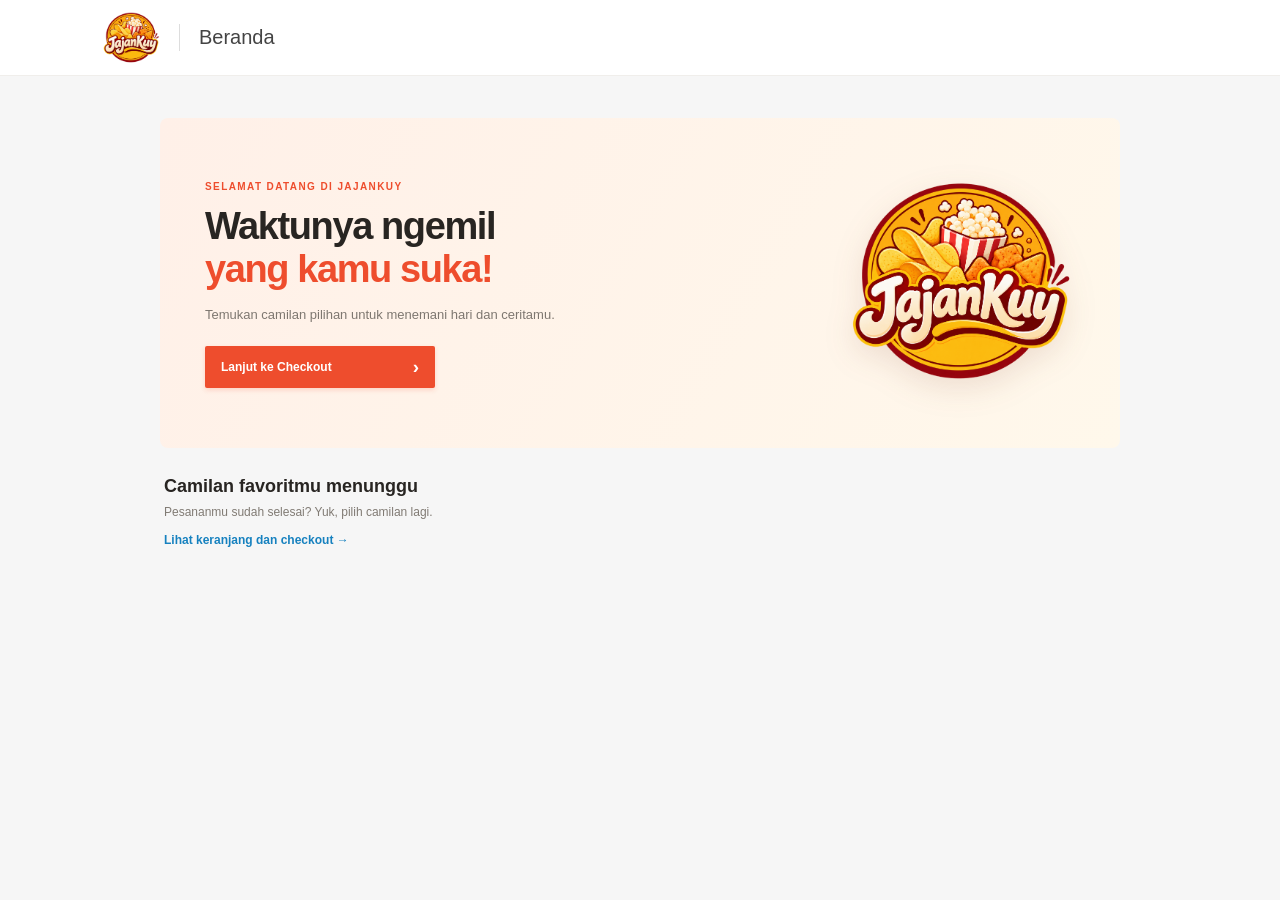
<file: index.html>
<!doctype html>
<html lang="id">
<head>
  <meta charset="utf-8">
  <meta name="viewport" content="width=device-width, initial-scale=1">
  <meta name="theme-color" content="#ee4d2d">
  <meta name="description" content="JajanKuy, teman ngemil serumu.">
  <title>JajanKuy — Beranda</title>
  <link rel="stylesheet" href="stylepembayaran.css">
</head>
<body class="home-page">
  <header class="topbar"><div class="topbar-inner"><a class="brand" href="index.html" aria-label="JajanKuy"><img class="brand-logo" src="JajanKuy_Snack_Emblem.png" alt="Logo JajanKuy"></a><span class="header-divider"></span><h1>Beranda</h1></div></header>
  <main class="home-content">
    <section class="home-hero"><div><span class="home-kicker">SELAMAT DATANG DI JAJANKUY</span><h1>Waktunya ngemil<br><span>yang kamu suka!</span></h1><p>Temukan camilan pilihan untuk menemani hari dan ceritamu.</p><a class="place-order home-cta" href="prosespembayaran.html">Lanjut ke Checkout <span>›</span></a></div><img src="JajanKuy_Snack_Emblem.png" alt="Aneka camilan JajanKuy"></section>
    <section class="home-products"><h2>Camilan favoritmu menunggu</h2><p>Pesananmu sudah selesai? Yuk, pilih camilan lagi.</p><a href="prosespembayaran.html">Lihat keranjang dan checkout →</a></section>
  </main>
</body>
</html>
</file>
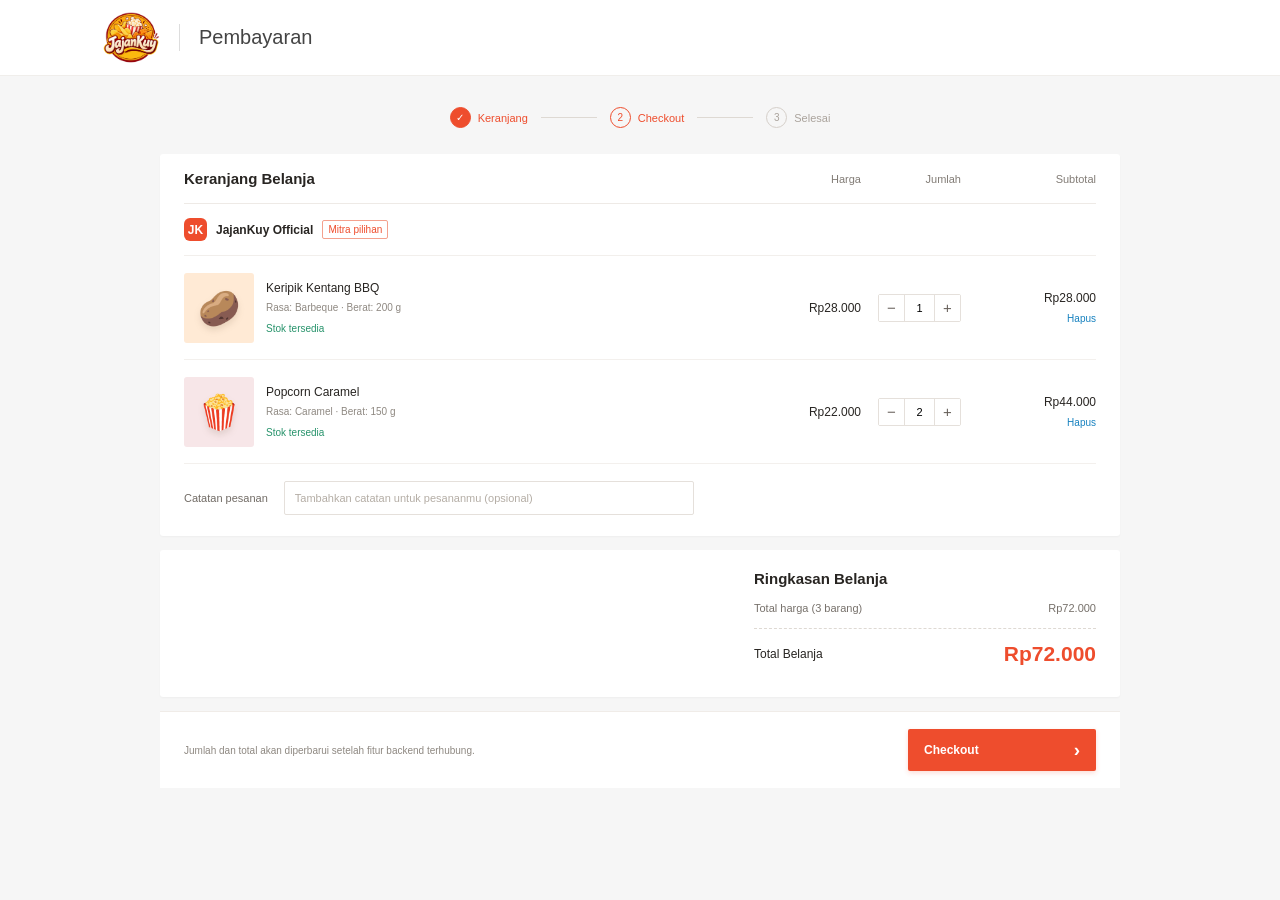
<file: prosespembayaran.html>
<!doctype html>
<html lang="id">
<head>
  <meta charset="utf-8">
  <meta name="viewport" content="width=device-width, initial-scale=1">
  <meta name="theme-color" content="#ee4d2d">
  <meta name="description" content="Halaman pembayaran pesanan belanja online.">
  <title>Checkout - JajanKuy</title>
  <link rel="stylesheet" href="stylepembayaran.css">
</head>
<body>
  <header class="topbar">
    <div class="topbar-inner">
      <a class="brand" href="index.html" aria-label="JajanKuy"><img class="brand-logo" src="JajanKuy_Snack_Emblem.png" alt="Logo JajanKuy"></a>
      <span class="header-divider"></span>
      <h1>Pembayaran</h1>
    </div>
  </header>

  <main class="checkout-shell">
    <div class="checkout-steps" aria-label="Tahapan pesanan">
      <div class="step complete"><span class="step-number">✓</span><span>Keranjang</span></div><span class="step-line"></span>
      <div class="step active"><span class="step-number">2</span><span>Checkout</span></div><span class="step-line"></span>
      <div class="step"><span class="step-number">3</span><span>Selesai</span></div>
    </div>

    <section class="panel order-panel">
      <div class="order-heading"><h2>Keranjang Belanja</h2><span>Harga</span><span>Jumlah</span><span>Subtotal</span></div>
      <div class="store-row"><span class="store-icon">JK</span><strong>JajanKuy Official</strong><span class="official">Mitra pilihan</span></div>
      <article class="product-row">
        <div class="product-cell"><div class="product-picture picture-orange"><span>🥔</span></div><div class="product-description"><h3>Keripik Kentang BBQ</h3><p>Rasa: Barbeque · Berat: 200 g</p><small class="stock-note">Stok tersedia</small></div></div>
        <span class="unit-price">Rp28.000</span><div class="quantity-control"><button type="button" aria-label="Kurangi jumlah Keripik Kentang BBQ">−</button><input type="number" min="1" value="1" aria-label="Jumlah Keripik Kentang BBQ"><button type="button" aria-label="Tambah jumlah Keripik Kentang BBQ">+</button></div><div class="row-total"><strong class="subtotal">Rp28.000</strong><button class="delete-button" type="button">Hapus</button></div>
      </article>
      <article class="product-row">
        <div class="product-cell"><div class="product-picture picture-pink"><span>🍿</span></div><div class="product-description"><h3>Popcorn Caramel</h3><p>Rasa: Caramel · Berat: 150 g</p><small class="stock-note">Stok tersedia</small></div></div>
        <span class="unit-price">Rp22.000</span><div class="quantity-control"><button type="button" aria-label="Kurangi jumlah Popcorn Caramel">−</button><input type="number" min="1" value="2" aria-label="Jumlah Popcorn Caramel"><button type="button" aria-label="Tambah jumlah Popcorn Caramel">+</button></div><div class="row-total"><strong class="subtotal">Rp44.000</strong><button class="delete-button" type="button">Hapus</button></div>
      </article>
      <div class="note-row"><label for="catatan">Catatan pesanan</label><input id="catatan" type="text" placeholder="Tambahkan catatan untuk pesananmu (opsional)"></div>
    </section>
    <section class="panel total-panel">
      <div class="total-content"><h2>Ringkasan Belanja</h2><div><span>Total harga (3 barang)</span><span>Rp72.000</span></div><div class="grand-total"><strong>Total Belanja</strong><strong>Rp72.000</strong></div></div>
    </section>

    <footer class="checkout-footer"><p>Jumlah dan total akan diperbarui setelah fitur backend terhubung.</p><a class="place-order" href="#pembayaran-berhasil">Checkout <span>›</span></a></footer>
  </main>
  <section class="success-overlay" id="pembayaran-berhasil" role="alertdialog" aria-modal="true" aria-labelledby="success-title" aria-describedby="success-message">
    <div class="success-dialog">
      <span class="success-icon" aria-hidden="true"></span>
      <h2 id="success-title">Pembayaran berhasil!</h2>
      <p id="success-message">Terima kasih sudah berbelanja di JajanKuy. Pesananmu sedang kami siapkan.</p>
      <a class="success-home" href="index.html">Kembali ke Beranda</a>
    </div>
  </section>
</body>
</html>
</file>
<file: stylepembayaran.css>
:root {
    --orange: #ee4d2d;
    --orange-light: #fff4f0;
    --ink: #282522;
    --muted: #88827c;
    --line: #eeeae6;
    --green: #27936b;
    --font: Arial, Helvetica, sans-serif
}

* {
    box-sizing: border-box
}

html {
    scroll-behavior: smooth
}

body {
    margin: 0;
    background: #f6f6f6;
    color: var(--ink);
    font-family: var(--font);
    font-size: 13px;
    -webkit-font-smoothing: antialiased
}

a {
    color: inherit;
    text-decoration: none
}

.topbar {
    height: 76px;
    background: #fff;
    border-bottom: 1px solid #f0eeeb
}

.topbar-inner {
    height: 100%;
    max-width: 1120px;
    padding: 0 22px;
    margin: auto;
    display: flex;
    align-items: center
}

.brand {
    display: flex;
    align-items: center;
    gap: 10px;
    color: var(--orange);
    font-size: 23px;
    font-weight: 700;
    letter-spacing: -.8px
}

.brand-icon {
    height: 35px;
    width: 35px;
    border-radius: 9px;
    background: var(--orange);
    color: #fff;
    display: grid;
    place-items: center;
    font-size: 20px;
    font-weight: 800;
    letter-spacing: -2px
}

.header-divider {
    height: 27px;
    width: 1px;
    background: #ddd;
    margin: 0 19px
}

.topbar h1 {
    color: #444;
    font-size: 20px;
    font-weight: 400;
    margin: 0
}

.help-link {
    margin-left: auto;
    color: var(--orange);
    font-size: 12px
}

.brand-logo {
    display: block;
    width: 58px;
    height: 58px;
    object-fit: contain
}

.checkout-shell {
    width: min(100% - 40px, 960px);
    margin: 0 auto;
    padding: 27px 0 55px
}

.checkout-steps {
    display: flex;
    align-items: center;
    justify-content: center;
    gap: 13px;
    margin: 4px auto 26px;
    color: #aaa39c;
    font-size: 11px
}

.step {
    display: flex;
    align-items: center;
    gap: 7px;
    white-space: nowrap
}

.step-number {
    width: 21px;
    height: 21px;
    border: 1px solid #d5cfc9;
    border-radius: 50%;
    display: grid;
    place-items: center;
    font-size: 10px
}

.step.complete,
.step.active {
    color: var(--orange)
}

.step.complete .step-number,
.step.active .step-number {
    border-color: var(--orange);
    color: var(--orange)
}

.step.complete .step-number {
    background: var(--orange);
    color: white
}

.step-line {
    width: 56px;
    height: 1px;
    background: #ded9d3
}

.panel {
    background: #fff;
    margin-bottom: 14px;
    padding: 21px 24px;
    border-radius: 3px;
    box-shadow: 0 1px 2px #21190c09
}

.panel h2 {
    font-size: 15px;
    font-weight: 600;
    margin: 0
}

.address-panel {
    position: relative;
    border-top: 3px solid var(--orange);
    padding-top: 18px
}

.panel-title {
    display: flex;
    align-items: center;
    gap: 9px;
    color: var(--orange)
}

.title-icon {
    font-size: 23px;
    font-weight: 700
}

.address-content {
    margin: 13px 0 0 30px
}

.address-person {
    display: flex;
    align-items: center;
    gap: 12px
}

.address-person strong {
    font-size: 13px
}

.phone {
    color: #69635e
}

.address-badge {
    padding: 3px 5px;
    border: 1px solid var(--orange);
    color: var(--orange);
    font-size: 9px
}

.address-content p {
    font-size: 12px;
    color: #625d58;
    line-height: 1.7;
    margin: 8px 0 1px
}

.change-link {
    color: #1782c0;
    font-size: 11px
}

.address-panel>.change-link {
    position: absolute;
    right: 24px;
    top: 50%;
    transform: translateY(-50%)
}

.order-panel {
    padding-top: 0
}

.order-heading {
    height: 50px;
    display: grid;
    grid-template-columns: 1fr 120px 100px 135px;
    align-items: center;
    color: #827c76;
    border-bottom: 1px solid var(--line);
    font-size: 11px
}

.order-heading h2 {
    font-size: 15px;
    color: var(--ink)
}

.order-heading span {
    text-align: right
}

.store-row {
    height: 52px;
    display: flex;
    align-items: center;
    gap: 9px;
    border-bottom: 1px solid #f2efec
}

.store-icon {
    width: 23px;
    height: 23px;
    border-radius: 6px;
    background: var(--orange);
    display: grid;
    place-items: center;
    color: white;
    font-size: 12px;
    font-weight: 800
}

.store-row strong {
    font-size: 12px
}

.official {
    color: var(--orange);
    font-size: 10px;
    border: 1px solid #f4a18e;
    padding: 3px 5px;
    border-radius: 2px
}

.product-row {
    display: grid;
    grid-template-columns: 1fr 120px 100px 135px;
    align-items: center;
    min-height: 104px;
    border-bottom: 1px solid #f3f0ed
}

.product-cell {
    display: flex;
    align-items: center;
    gap: 12px
}

.product-picture {
    width: 70px;
    height: 70px;
    flex: none;
    border-radius: 3px;
    display: grid;
    place-items: center;
    position: relative
}

.product-picture span {
    font-size: 34px;
    filter: drop-shadow(0 4px 3px #57412322)
}

.picture-orange {
    background: #ffead5
}

.picture-pink {
    background: #f7e6e8
}

.product-picture i {
    position: absolute;
    right: -5px;
    top: -5px;
    width: 19px;
    height: 19px;
    display: grid;
    place-items: center;
    border-radius: 50%;
    background: var(--orange);
    color: #fff;
    font-size: 10px;
    font-style: normal
}

.product-description h3 {
    font-size: 12px;
    font-weight: 500;
    margin: 0 0 7px
}

.product-description p {
    font-size: 10px;
    color: #8f8982;
    margin: 0 0 7px
}

.stock-note {
    font-size: 10px;
    color: var(--green)
}

.unit-price,
.quantity,
.subtotal {
    text-align: right;
    font-size: 12px
}

.subtotal {
    font-weight: 500
}

.shipping-row {
    display: grid;
    grid-template-columns: 1fr 1fr 120px 50px;
    align-items: center;
    gap: 14px;
    padding: 17px 0;
    border-bottom: 1px solid #f3f0ed
}

.shipping-row>div:first-child {
    display: flex;
    align-items: center;
    gap: 9px
}

.shipping-row>div:first-child strong {
    font-size: 11px
}

.truck-icon {
    color: var(--orange);
    font-size: 19px
}

.shipping-choice {
    display: flex;
    align-items: flex-start;
    gap: 8px
}

.radio {
    width: 15px;
    height: 15px;
    flex: none;
    border: 1px solid #c9c3bd;
    border-radius: 50%;
    display: inline-block;
    position: relative
}

.radio.selected {
    border-color: var(--orange)
}

.radio.selected:after {
    content: '';
    position: absolute;
    inset: 3px;
    border-radius: 50%;
    background: var(--orange)
}

.shipping-choice b,
.shipping-choice small {
    display: block
}

.shipping-choice b {
    font-size: 11px;
    font-weight: 500
}

.shipping-choice small {
    margin-top: 4px;
    color: #8c857f;
    font-size: 10px
}

.shipping-cost {
    text-align: right;
    font-size: 11px;
    font-weight: 500
}

.note-row {
    display: flex;
    align-items: center;
    gap: 16px;
    padding-top: 17px
}

.note-row label {
    font-size: 11px;
    color: #716b65;
    white-space: nowrap
}

.note-row input {
    width: min(100%, 410px);
    height: 34px;
    border: 1px solid #e5e0db;
    border-radius: 2px;
    padding: 0 10px;
    font: 11px var(--font);
    outline: 0
}

.note-row input:focus {
    border-color: #eea18e
}

.note-row input::placeholder {
    color: #b4ada5
}

.voucher-panel {
    display: flex;
    align-items: center;
    gap: 12px;
    padding-top: 18px;
    padding-bottom: 18px
}

.voucher-icon {
    width: 32px;
    height: 32px;
    border: 1px solid #f6c4b7;
    border-radius: 50%;
    display: grid;
    place-items: center;
    color: var(--orange);
    font-size: 20px
}

.voucher-panel strong {
    font-size: 12px;
    font-weight: 500
}

.voucher-panel p {
    margin: 4px 0 0;
    color: #99928b;
    font-size: 10px
}

.voucher-panel .change-link {
    margin-left: auto
}

.chevron {
    font-size: 23px;
    color: #aaa;
    margin-left: 4px
}

.payment-panel {
    padding-bottom: 13px
}

.payment-title {
    display: flex;
    align-items: center;
    justify-content: space-between;
    padding-bottom: 14px;
    border-bottom: 1px solid var(--line)
}

.payment-title a {
    font-size: 11px;
    color: #1681bf
}

.payment-options {
    display: grid;
    grid-template-columns: repeat(3, 1fr);
    gap: 11px;
    padding-top: 14px
}

.payment-option {
    min-height: 69px;
    border: 1px solid #e9e5e1;
    border-radius: 3px;
    padding: 11px 10px;
    display: flex;
    align-items: center;
    gap: 9px;
    position: relative
}

.payment-option.chosen {
    border-color: var(--orange);
    background: #fffdfc
}

.payment-symbol {
    width: 27px;
    height: 27px;
    border-radius: 6px;
    display: grid;
    place-items: center;
    font-size: 17px;
    font-weight: 700
}

.wallet {
    background: #e5f7ef;
    color: #16a875
}

.bank {
    background: #e9f2ff;
    color: #4385d1
}

.cod {
    background: #fff2df;
    color: #d18c2e
}

.payment-name b,
.payment-name small {
    display: block
}

.payment-name b {
    font-size: 10px;
    font-weight: 600
}

.payment-name small {
    font-size: 9px;
    color: #8f8982;
    margin-top: 4px
}

.recommended {
    position: absolute;
    top: -7px;
    right: 6px;
    padding: 2px 5px;
    background: var(--orange);
    color: white;
    font-size: 8px;
    border-radius: 2px
}

.total-panel {
    display: flex;
    justify-content: flex-end;
    padding: 0
}

.total-content {
    width: min(100%, 390px);
    padding: 20px 24px
}

.total-content h2 {
    margin-bottom: 15px
}

.total-content>div {
    display: flex;
    justify-content: space-between;
    align-items: center;
    margin: 11px 0;
    color: #77716b;
    font-size: 11px
}

.total-content .discount span:last-child {
    color: var(--orange)
}

.total-content .grand-total {
    padding-top: 13px;
    margin-top: 14px;
    border-top: 1px dashed #ded9d3;
    color: var(--ink)
}

.grand-total strong:first-child {
    font-size: 12px;
    font-weight: 500
}

.grand-total strong:last-child {
    font-size: 21px;
    color: var(--orange)
}

.secure-note {
    text-align: right;
    color: #a19a93;
    font-size: 9px;
    margin: 14px 0 0
}

.checkout-footer {
    display: flex;
    align-items: center;
    justify-content: space-between;
    gap: 20px;
    padding: 17px 24px;
    background: #fff;
    border-top: 1px solid #f0ece8
}

.checkout-footer p {
    font-size: 10px;
    color: #8e8881;
    margin: 0
}

.checkout-footer p a {
    color: #1681bf
}

.place-order {
    min-width: 188px;
    min-height: 42px;
    padding: 0 16px;
    display: flex;
    justify-content: space-between;
    align-items: center;
    background: var(--orange);
    border-radius: 2px;
    color: #fff;
    font-size: 12px;
    font-weight: 600;
    box-shadow: 0 2px 5px #ee4d2d30
}

.place-order:hover {
    background: #df4427
}

.place-order span {
    font-size: 19px
}

.bottom-help {
    text-align: center;
    padding: 0 10px 25px;
    color: #99928b;
    font-size: 10px
}

.bottom-help a {
    color: #1681bf
}

@media(max-width:700px) {
    .topbar {
        height: 64px
    }

    .topbar-inner {
        padding: 0 15px
    }

    .brand {
        font-size: 18px;
        gap: 7px
    }

    .brand-icon {
        width: 30px;
        height: 30px;
        font-size: 17px
    }

    .header-divider {
        margin: 0 12px
    }

    .topbar h1 {
        font-size: 16px
    }

    .help-link {
        font-size: 10px
    }

    .checkout-shell {
        width: 100%;
        padding: 16px 11px 34px
    }

    .checkout-steps {
        gap: 7px;
        font-size: 9px;
        margin-bottom: 16px
    }

    .step {
        gap: 5px
    }

    .step-number {
        width: 18px;
        height: 18px;
        font-size: 9px
    }

    .step-line {
        width: min(7vw, 36px)
    }

    .panel {
        padding-left: 14px;
        padding-right: 14px;
        margin-bottom: 10px
    }

    .address-panel {
        padding-top: 14px
    }

    .address-panel>.change-link {
        right: 14px
    }

    .address-content {
        margin-left: 25px
    }

    .address-content p {
        font-size: 10px;
        max-width: 75%
    }

    .desktop-break {
        display: none
    }

    .order-panel {
        padding-top: 0
    }

    .order-heading {
        grid-template-columns: 1fr 74px 45px 82px;
        height: 44px;
        font-size: 9px
    }

    .order-heading h2 {
        font-size: 12px
    }

    .store-row {
        height: 45px
    }

    .product-row {
        grid-template-columns: 1fr 74px 45px 82px;
        min-height: 86px
    }

    .product-cell {
        gap: 8px
    }

    .product-picture {
        width: 52px;
        height: 55px
    }

    .product-picture span {
        font-size: 27px
    }

    .product-description h3 {
        font-size: 10px;
        line-height: 1.4
    }

    .product-description p,
    .stock-note {
        font-size: 8px
    }

    .unit-price,
    .quantity,
    .subtotal {
        font-size: 9px
    }

    .shipping-row {
        grid-template-columns: 1fr auto auto;
        gap: 9px;
        padding: 13px 0
    }

    .shipping-row>div:first-child {
        grid-column: 1/-1
    }

    .shipping-choice {
        grid-column: 1/3
    }

    .shipping-cost {
        grid-column: 3;
        grid-row: 2
    }

    .shipping-row>.change-link {
        grid-column: 3;
        grid-row: 1
    }

    .note-row {
        align-items: flex-start;
        flex-direction: column;
        gap: 8px
    }

    .note-row input {
        width: 100%
    }

    .voucher-panel {
        gap: 9px
    }

    .voucher-panel strong {
        font-size: 10px
    }

    .voucher-panel p {
        font-size: 9px
    }

    .payment-panel {
        padding-top: 16px
    }

    .payment-options {
        grid-template-columns: 1fr;
        gap: 8px
    }

    .payment-option {
        min-height: 54px;
        padding: 8px
    }

    .payment-name b {
        font-size: 10px
    }

    .payment-name small {
        font-size: 9px
    }

    .recommended {
        right: 8px;
        top: 50%;
        transform: translateY(-50%)
    }

    .total-content {
        padding: 17px 14px
    }

    .checkout-footer {
        padding: 13px 14px;
        align-items: stretch;
        flex-direction: column
    }

    .checkout-footer p {
        line-height: 1.5
    }

    .place-order {
        width: 100%;
        min-height: 42px
    }

    .bottom-help {
        padding-bottom: 19px
    }
}

@media(max-width:390px) {
    .brand {
        font-size: 16px
    }

    .header-divider {
        margin: 0 8px
    }

    .topbar h1 {
        font-size: 14px
    }

    .help-link {
        font-size: 9px
    }

    .checkout-steps {
        font-size: 8px
    }

    .order-heading {
        grid-template-columns: 1fr 61px 35px 72px
    }

    .product-row {
        grid-template-columns: 1fr 61px 35px 72px
    }

    .product-description h3 {
        font-size: 9px
    }
}

.quantity-control {
    justify-self: end;
    display: flex;
    align-items: center;
    height: 28px;
    border: 1px solid #e5e0db;
    border-radius: 2px
}

.quantity-control button {
    width: 25px;
    height: 26px;
    border: 0;
    background: #fff;
    color: #68615b;
    font-size: 15px;
    cursor: pointer
}

.quantity-control input {
    width: 31px;
    height: 26px;
    padding: 0;
    border: 0;
    border-left: 1px solid #e5e0db;
    border-right: 1px solid #e5e0db;
    border-radius: 0;
    text-align: center;
    font: 11px var(--font);
    outline: 0;
    -moz-appearance: textfield
}

.quantity-control input::-webkit-inner-spin-button,
.quantity-control input::-webkit-outer-spin-button {
    -webkit-appearance: none;
    margin: 0
}

.row-total {
    display: flex;
    align-items: flex-end;
    flex-direction: column;
    gap: 8px
}

.delete-button {
    padding: 0;
    border: 0;
    background: transparent;
    color: #1681bf;
    font: 10px var(--font);
    cursor: pointer
}

.delete-button:hover {
    text-decoration: underline
}

@media(max-width:700px) {
    .quantity-control {
        height: 25px
    }

    .quantity-control button {
        width: 19px;
        height: 23px;
        padding: 0;
        font-size: 13px
    }

    .quantity-control input {
        width: 25px;
        height: 23px;
        font-size: 10px
    }

    .row-total {
        gap: 6px
    }

    .delete-button {
        font-size: 9px
    }
}

.success-overlay{display:none;position:fixed;z-index:20;inset:0;place-items:center;padding:20px;background:rgba(38,29,25,.48)}
.success-overlay:target{display:grid}
.success-dialog{width:min(100%,390px);padding:36px 30px 30px;border-radius:8px;background:#fff;text-align:center;box-shadow:0 18px 60px rgba(40,30,20,.2);animation:success-pop .2s ease-out}
.success-icon{width:56px;height:56px;margin:0 auto 17px;border-radius:50%;display:grid;place-items:center;background:#e8f7ef;color:#27936b}
.success-icon:before{content:'\2713';font-size:30px;font-weight:700}
.success-dialog h2{margin:0 0 9px;font-size:20px;color:#292522}
.success-dialog p{margin:0 auto 23px;max-width:290px;color:#817b74;font-size:12px;line-height:1.65}
.success-home{display:flex;align-items:center;justify-content:center;min-height:42px;border-radius:3px;background:var(--orange);color:#fff;font-size:12px;font-weight:600}
.success-home:hover{background:#df4427}
@keyframes success-pop{from{opacity:0;transform:translateY(8px) scale(.98)}to{opacity:1;transform:translateY(0) scale(1)}}
@media(prefers-reduced-motion:reduce){.success-dialog{animation:none}}

.home-content{width:min(100% - 40px,960px);margin:42px auto}.home-hero{min-height:330px;padding:38px 45px;border-radius:8px;background:linear-gradient(120deg,#fff0e8,#fff8eb);display:flex;align-items:center;justify-content:space-between;overflow:hidden}.home-hero>div{max-width:470px}.home-kicker{font-size:10px;letter-spacing:1.4px;font-weight:700;color:var(--orange)}.home-hero h1{font-size:38px;line-height:1.15;letter-spacing:-1.4px;margin:12px 0}.home-hero h1 span{color:var(--orange)}.home-hero p{max-width:360px;color:#7e7770;font-size:13px;line-height:1.7;margin:0 0 20px}.home-hero>img{width:230px;height:230px;object-fit:contain;filter:drop-shadow(0 10px 15px #7a351c20)}.home-cta{max-width:230px}.home-products{padding:28px 4px}.home-products h2{font-size:18px;margin:0 0 8px}.home-products p{color:#817b74;font-size:12px;margin:0 0 13px}.home-products>a{color:#1681bf;font-size:12px;font-weight:600}
@media(max-width:700px){.home-content{width:calc(100% - 24px);margin:20px auto}.home-hero{min-height:260px;padding:26px 22px;position:relative}.home-hero>div{position:relative;z-index:1}.home-hero h1{font-size:29px}.home-hero p{max-width:240px;font-size:11px}.home-hero>img{position:absolute;width:150px;height:150px;right:-17px;bottom:4px;opacity:.35}.home-cta{max-width:205px}.home-products{padding:23px 4px}}
</file>
